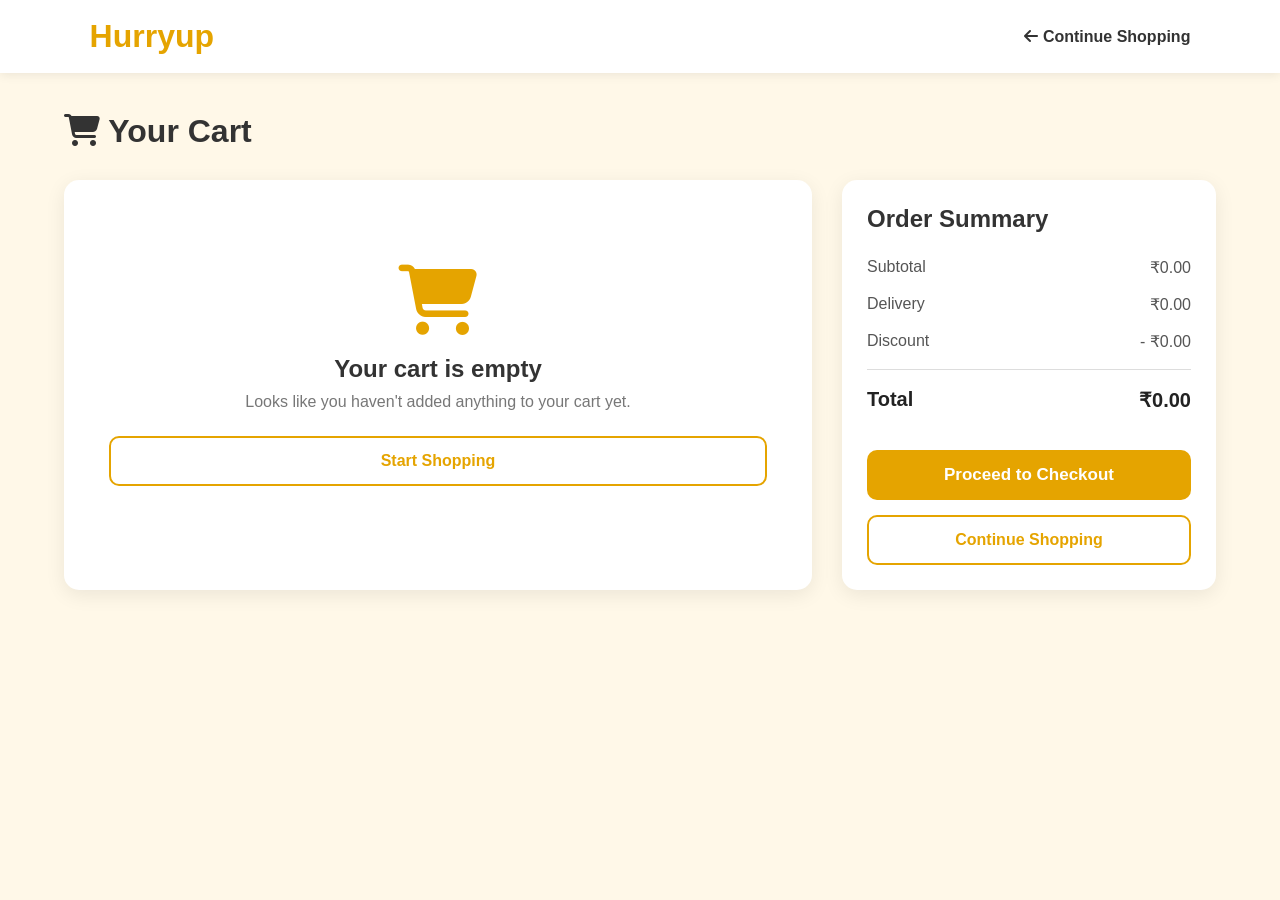
<file: cart.html>
<!DOCTYPE html>
<html lang="en">

<head>
    <meta charset="UTF-8">
    <meta name="viewport" content="width=device-width, initial-scale=1.0">

    <title>Cart - Hurryup</title>

    <link
        rel="stylesheet"
        href="https://cdnjs.cloudflare.com/ajax/libs/font-awesome/6.7.2/css/all.min.css"
    >

    <style>
        * {
            margin: 0;
            padding: 0;
            box-sizing: border-box;
            font-family: Arial, sans-serif;
        }

        body {
            background: #fff8e8;
            color: #333;
        }

        /* Header */
        .header {
            background: white;
            padding: 18px 7%;
            display: flex;
            justify-content: space-between;
            align-items: center;
            box-shadow: 0 2px 10px rgba(0, 0, 0, 0.08);
        }

        .logo {
            font-size: 32px;
            font-weight: bold;
            color: #e5a400;
            text-decoration: none;
        }

        .home-btn {
            text-decoration: none;
            color: #333;
            font-weight: bold;
        }

        .home-btn:hover {
            color: #e5a400;
        }

        /* Main */
        .container {
            width: 90%;
            max-width: 1200px;
            margin: 40px auto;
        }

        .page-title {
            font-size: 32px;
            margin-bottom: 30px;
        }

        .cart-layout {
            display: grid;
            grid-template-columns: 2fr 1fr;
            gap: 30px;
        }

        /* Cart items */
        .cart-items {
            background: white;
            border-radius: 15px;
            padding: 25px;
            box-shadow: 0 5px 20px rgba(0, 0, 0, 0.08);
        }

        .cart-item {
            display: flex;
            align-items: center;
            gap: 20px;
            padding: 20px 0;
            border-bottom: 1px solid #eee;
        }

        .cart-item:last-child {
            border-bottom: none;
        }

        .product-image {
            width: 100px;
            height: 100px;
            border-radius: 12px;
            object-fit: cover;
        }

        .product-details {
            flex: 1;
        }

        .product-name {
            font-size: 19px;
            font-weight: bold;
            margin-bottom: 8px;
        }

        .product-price {
            color: #e5a400;
            font-weight: bold;
            margin-bottom: 12px;
        }

        .quantity-box {
            display: flex;
            align-items: center;
            gap: 12px;
        }

        .quantity-btn {
            width: 32px;
            height: 32px;
            border: none;
            border-radius: 50%;
            background: #e5a400;
            color: white;
            cursor: pointer;
            font-size: 16px;
        }

        .quantity-btn:hover {
            background: #c88e00;
        }

        .quantity {
            font-weight: bold;
            min-width: 20px;
            text-align: center;
        }

        .remove-btn {
            border: none;
            background: transparent;
            color: #e53935;
            cursor: pointer;
            font-size: 18px;
        }

        .remove-btn:hover {
            color: #b71c1c;
        }

        /* Empty cart */
        .empty-cart {
            text-align: center;
            padding: 60px 20px;
        }

        .empty-cart i {
            font-size: 70px;
            color: #e5a400;
            margin-bottom: 20px;
        }

        .empty-cart h2 {
            margin-bottom: 10px;
        }

        .empty-cart p {
            color: #777;
            margin-bottom: 25px;
        }

        /* Summary */
        .summary {
            background: white;
            border-radius: 15px;
            padding: 25px;
            height: fit-content;
            box-shadow: 0 5px 20px rgba(0, 0, 0, 0.08);
        }

        .summary h2 {
            margin-bottom: 25px;
        }

        .summary-row {
            display: flex;
            justify-content: space-between;
            margin-bottom: 18px;
            color: #555;
        }

        .summary-row.total {
            border-top: 1px solid #ddd;
            padding-top: 18px;
            font-size: 20px;
            font-weight: bold;
            color: #222;
        }

        .checkout-btn {
            width: 100%;
            border: none;
            padding: 15px;
            margin-top: 20px;
            border-radius: 10px;
            background: #e5a400;
            color: white;
            font-size: 17px;
            font-weight: bold;
            cursor: pointer;
        }

        .checkout-btn:hover {
            background: #c88e00;
        }

        .continue-btn {
            display: block;
            text-align: center;
            margin-top: 15px;
            padding: 14px;
            border: 2px solid #e5a400;
            border-radius: 10px;
            color: #e5a400;
            text-decoration: none;
            font-weight: bold;
        }

        .continue-btn:hover {
            background: #fff4d0;
        }

        /* Responsive */
        @media (max-width: 800px) {

            .cart-layout {
                grid-template-columns: 1fr;
            }

            .cart-item {
                flex-wrap: wrap;
            }

            .product-image {
                width: 80px;
                height: 80px;
            }

            .product-details {
                min-width: 180px;
            }
        }

        @media (max-width: 500px) {

            .header {
                padding: 15px 5%;
            }

            .logo {
                font-size: 26px;
            }

            .container {
                width: 94%;
            }

            .page-title {
                font-size: 26px;
            }

            .cart-items,
            .summary {
                padding: 18px;
            }
        }
    </style>
</head>

<body>

    <!-- Header -->
    <header class="header">

        <a href="index.html" class="logo">
            Hurryup
        </a>

        <a href="index.html" class="home-btn">
            <i class="fa-solid fa-arrow-left"></i>
            Continue Shopping
        </a>

    </header>


    <!-- Main -->
    <main class="container">

        <h1 class="page-title">
            <i class="fa-solid fa-cart-shopping"></i>
            Your Cart
        </h1>

        <div class="cart-layout">

            <!-- Cart Items -->
            <section class="cart-items">

                <div id="cartContainer"></div>

            </section>


            <!-- Order Summary -->
            <aside class="summary">

                <h2>Order Summary</h2>

                <div class="summary-row">
                    <span>Subtotal</span>
                    <span id="subtotal">₹0</span>
                </div>

                <div class="summary-row">
                    <span>Delivery</span>
                    <span id="delivery">₹40</span>
                </div>

                <div class="summary-row">
                    <span>Discount</span>
                    <span id="discount">- ₹0</span>
                </div>

                <div class="summary-row total">
                    <span>Total</span>
                    <span id="total">₹0</span>
                </div>

                <button class="checkout-btn" onclick="checkout()">
                    Proceed to Checkout
                </button>

                <a href="index.html" class="continue-btn">
                    Continue Shopping
                </a>

            </aside>

        </div>

    </main>


    <script>

        /*
            Cart data is stored in localStorage.

            Expected format:

            [
                {
                    id: 1,
                    name: "Burger",
                    price: 199,
                    image: "images/burger.jpg",
                    quantity: 2
                }
            ]
        */


        let cart = JSON.parse(localStorage.getItem("cart")) || [];


        // Display cart
        function displayCart() {

            const cartContainer =
                document.getElementById("cartContainer");

            if (cart.length === 0) {

                cartContainer.innerHTML = `
                    <div class="empty-cart">

                        <i class="fa-solid fa-cart-shopping"></i>

                        <h2>Your cart is empty</h2>

                        <p>
                            Looks like you haven't added
                            anything to your cart yet.
                        </p>

                        <a href="index.html"
                           class="continue-btn">
                            Start Shopping
                        </a>

                    </div>
                `;

                updateSummary();
                return;
            }


            cartContainer.innerHTML = "";


            cart.forEach((item, index) => {

                const itemTotal =
                    Number(item.price) * Number(item.quantity);


                cartContainer.innerHTML += `

                    <div class="cart-item">

                        <img
                            src="${item.image || 'https://via.placeholder.com/100'}"
                            alt="${item.name}"
                            class="product-image"
                        >

                        <div class="product-details">

                            <div class="product-name">
                                ${item.name}
                            </div>

                            <div class="product-price">
                                ₹${Number(item.price).toFixed(2)}
                            </div>

                            <div class="quantity-box">

                                <button
                                    class="quantity-btn"
                                    onclick="decreaseQuantity(${index})">
                                    −
                                </button>

                                <span class="quantity">
                                    ${item.quantity}
                                </span>

                                <button
                                    class="quantity-btn"
                                    onclick="increaseQuantity(${index})">
                                    +
                                </button>

                            </div>

                        </div>

                        <strong>
                            ₹${itemTotal.toFixed(2)}
                        </strong>

                        <button
                            class="remove-btn"
                            onclick="removeItem(${index})"
                            title="Remove item">

                            <i class="fa-solid fa-trash"></i>

                        </button>

                    </div>
                `;
            });


            updateSummary();
        }


        // Increase quantity
        function increaseQuantity(index) {

            cart[index].quantity++;

            saveCart();
        }


        // Decrease quantity
        function decreaseQuantity(index) {

            if (cart[index].quantity > 1) {

                cart[index].quantity--;

            } else {

                cart.splice(index, 1);

            }

            saveCart();
        }


        // Remove item
        function removeItem(index) {

            cart.splice(index, 1);

            saveCart();
        }


        // Save cart
        function saveCart() {

            localStorage.setItem(
                "cart",
                JSON.stringify(cart)
            );

            displayCart();
        }


        // Update order summary
        function updateSummary() {

            let subtotal = 0;


            cart.forEach(item => {

                subtotal +=
                    Number(item.price) *
                    Number(item.quantity);

            });


            const delivery =
                subtotal > 0 ? 40 : 0;


            const discount = 0;


            const total =
                subtotal +
                delivery -
                discount;


            document.getElementById("subtotal")
                .textContent =
                `₹${subtotal.toFixed(2)}`;


            document.getElementById("delivery")
                .textContent =
                `₹${delivery.toFixed(2)}`;


            document.getElementById("discount")
                .textContent =
                `- ₹${discount.toFixed(2)}`;


            document.getElementById("total")
                .textContent =
                `₹${total.toFixed(2)}`;
        }


        // Checkout
        function checkout() {

            if (cart.length === 0) {

                alert("Your cart is empty.");

                return;
            }


            alert(
                "Checkout page will be added next!"
            );
        }


        // Load cart
        displayCart();

    </script>

</body>

</html>
</file>
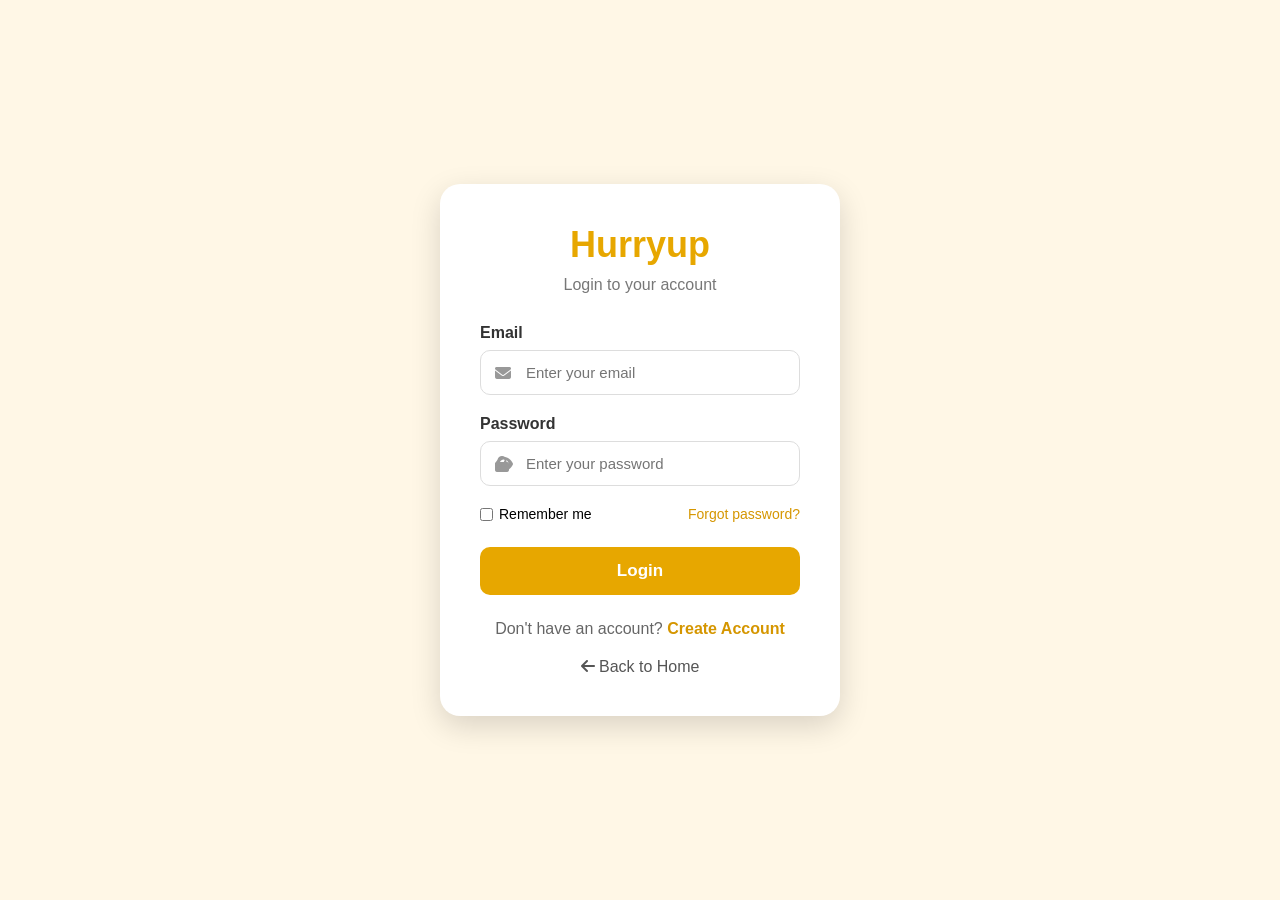
<file: login.html>
<!DOCTYPE html>
<html lang="en">
<head>
    <meta charset="UTF-8">
    <meta name="viewport" content="width=device-width, initial-scale=1.0">

    <title>Login - Hurryup</title>

    <link
        rel="stylesheet"
        href="https://cdnjs.cloudflare.com/ajax/libs/font-awesome/6.7.2/css/all.min.css"
    >

    <style>
        * {
            margin: 0;
            padding: 0;
            box-sizing: border-box;
            font-family: Arial, sans-serif;
        }

        body {
            min-height: 100vh;
            display: flex;
            justify-content: center;
            align-items: center;
            background: #fff7e6;
        }

        .login-container {
            width: 400px;
            max-width: 90%;
            background: white;
            padding: 40px;
            border-radius: 20px;
            box-shadow: 0 10px 30px rgba(0, 0, 0, 0.15);
        }

        .logo {
            text-align: center;
            font-size: 36px;
            font-weight: bold;
            color: #e7a700;
            margin-bottom: 10px;
        }

        .subtitle {
            text-align: center;
            color: #777;
            margin-bottom: 30px;
        }

        .input-group {
            margin-bottom: 20px;
        }

        .input-group label {
            display: block;
            margin-bottom: 8px;
            font-weight: bold;
            color: #333;
        }

        .input-box {
            position: relative;
        }

        .input-box i {
            position: absolute;
            left: 15px;
            top: 50%;
            transform: translateY(-50%);
            color: #999;
        }

        .input-box input {
            width: 100%;
            padding: 13px 45px;
            border: 1px solid #ddd;
            border-radius: 10px;
            outline: none;
            font-size: 15px;
        }

        .input-box input:focus {
            border-color: #e7a700;
        }

        .password-toggle {
            position: absolute;
            right: 15px;
            top: 50%;
            transform: translateY(-50%);
            cursor: pointer;
            color: #777;
        }

        .login-options {
            display: flex;
            justify-content: space-between;
            align-items: center;
            margin-bottom: 25px;
            font-size: 14px;
        }

        .remember {
            display: flex;
            align-items: center;
            gap: 6px;
        }

        .forgot {
            color: #d59600;
            text-decoration: none;
        }

        .login-btn {
            width: 100%;
            padding: 14px;
            border: none;
            border-radius: 10px;
            background: #e7a700;
            color: white;
            font-size: 17px;
            font-weight: bold;
            cursor: pointer;
            transition: 0.3s;
        }

        .login-btn:hover {
            background: #c98f00;
        }

        .message {
            text-align: center;
            margin-top: 15px;
            font-size: 14px;
        }

        .signup {
            text-align: center;
            margin-top: 25px;
            color: #666;
        }

        .signup a {
            color: #d59600;
            font-weight: bold;
            text-decoration: none;
        }

        .back-home {
            display: block;
            text-align: center;
            margin-top: 20px;
            color: #555;
            text-decoration: none;
        }

        .back-home:hover,
        .forgot:hover,
        .signup a:hover {
            text-decoration: underline;
        }

        @media (max-width: 500px) {
            .login-container {
                padding: 30px 20px;
            }

            .logo {
                font-size: 30px;
            }
        }
    </style>
</head>

<body>

    <div class="login-container">

        <div class="logo">Hurryup</div>

        <p class="subtitle">Login to your account</p>

        <form id="loginForm">

            <!-- Email -->
            <div class="input-group">
                <label for="email">Email</label>

                <div class="input-box">
                    <i class="fa-solid fa-envelope"></i>

                    <input
                        type="email"
                        id="email"
                        placeholder="Enter your email"
                        required
                    >
                </div>
            </div>

            <!-- Password -->
            <div class="input-group">
                <label for="password">Password</label>

                <div class="input-box">
                    <i class="fa-solid fa-lock"></i>

                    <input
                        type="password"
                        id="password"
                        placeholder="Enter your password"
                        required
                    >

                    <i
                        class="fa-solid fa-eye password-toggle"
                        id="togglePassword"
                    ></i>
                </div>
            </div>

            <!-- Options -->
            <div class="login-options">

                <label class="remember">
                    <input type="checkbox" id="remember">
                    Remember me
                </label>

                <a href="#" class="forgot">
                    Forgot password?
                </a>

            </div>

            <!-- Login button -->
            <button type="submit" class="login-btn">
                Login
            </button>

            <p id="message" class="message"></p>

        </form>

        <p class="signup">
            Don't have an account?
            <a href="#">Create Account</a>
        </p>

        <a href="index.html" class="back-home">
            <i class="fa-solid fa-arrow-left"></i>
            Back to Home
        </a>

    </div>


    <script>

        // Show / Hide password
        const password = document.getElementById("password");
        const togglePassword = document.getElementById("togglePassword");

        togglePassword.addEventListener("click", function () {

            if (password.type === "password") {

                password.type = "text";
                togglePassword.classList.remove("fa-eye");
                togglePassword.classList.add("fa-eye-slash");

            } else {

                password.type = "password";
                togglePassword.classList.remove("fa-eye-slash");
                togglePassword.classList.add("fa-eye");

            }

        });


        // Login validation
        const loginForm = document.getElementById("loginForm");
        const message = document.getElementById("message");

        loginForm.addEventListener("submit", function(event) {

            event.preventDefault();

            const email = document.getElementById("email").value.trim();
            const passwordValue = password.value;

            if (email === "" || passwordValue === "") {

                message.textContent = "Please fill all fields.";
                message.style.color = "red";
                return;

            }

            if (passwordValue.length < 6) {

                message.textContent =
                    "Password must be at least 6 characters.";

                message.style.color = "red";
                return;

            }

            message.textContent = "Login successful!";
            message.style.color = "green";

            // Demo login only
            setTimeout(function() {
                window.location.href = "index.html";
            }, 1000);

        });

    </script>

</body>
</html>
</file>
